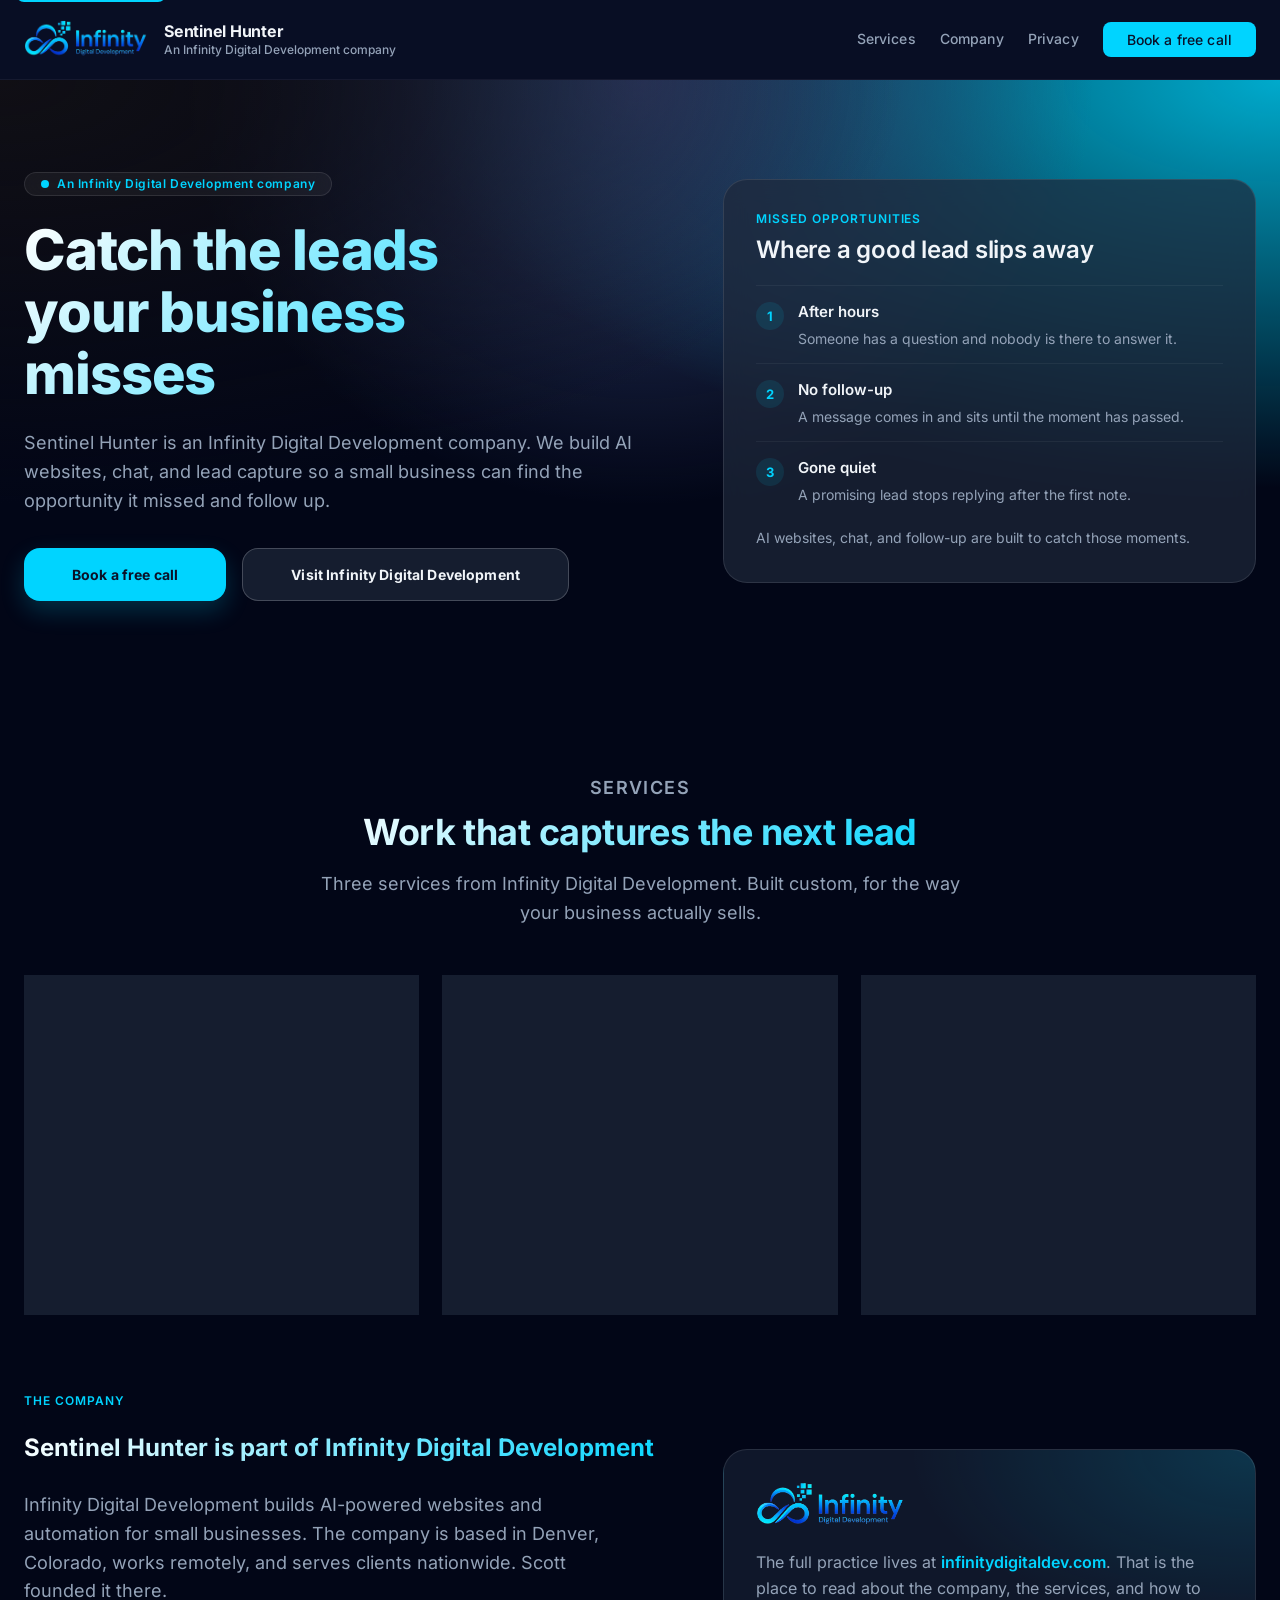
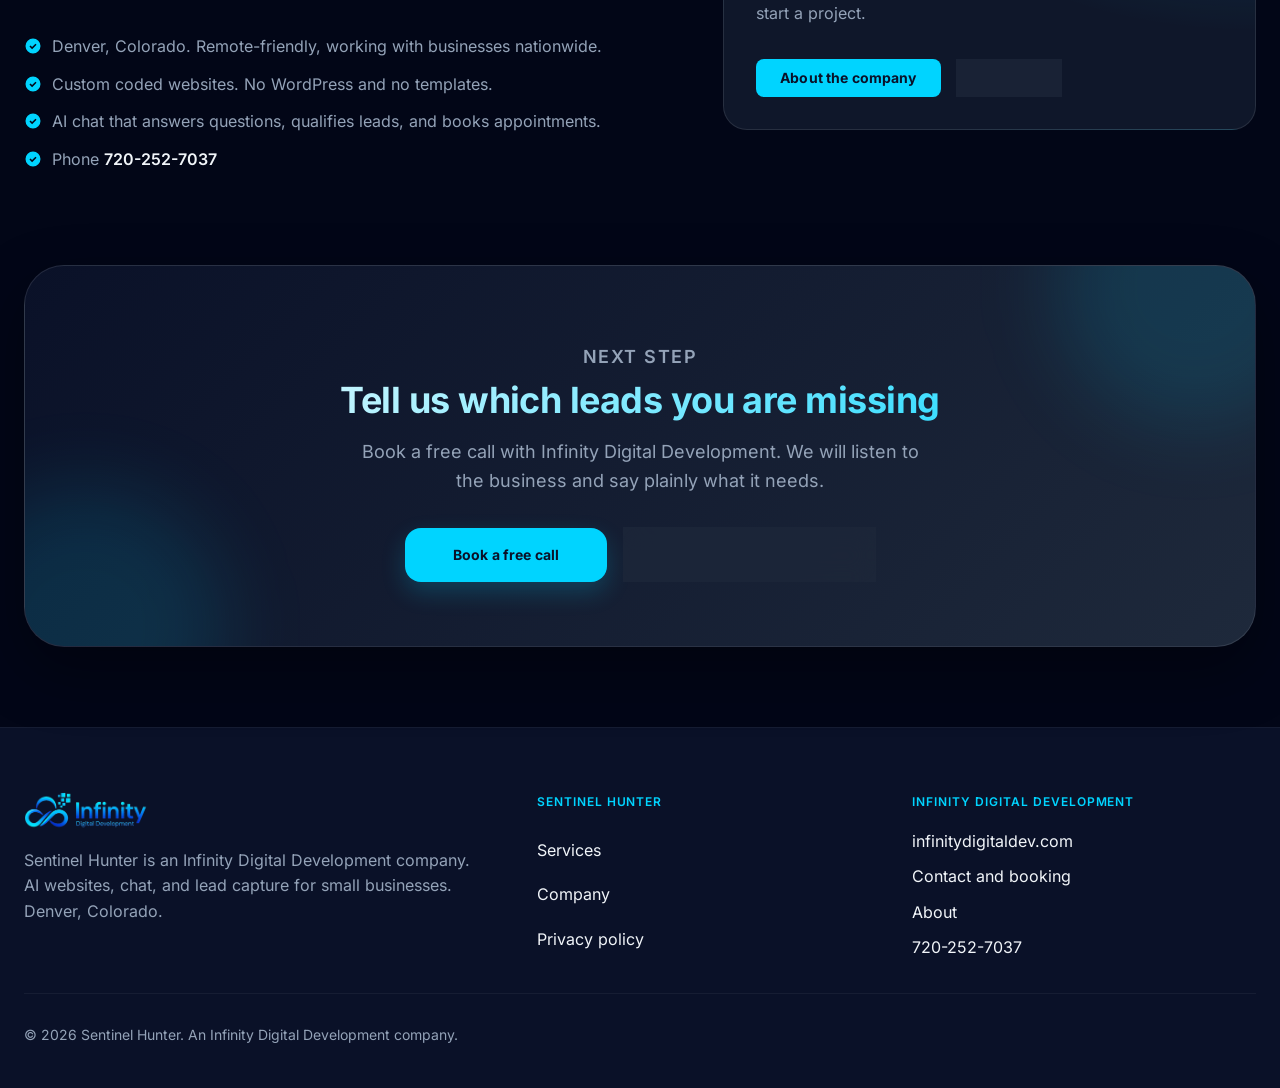
<file: index.html>
<!DOCTYPE html>
<html lang="en">
<head>
  <meta charset="utf-8">
  <meta name="viewport" content="width=device-width, initial-scale=1">
  <title>Sentinel Hunter | An Infinity Digital Development Company</title>
  <meta name="description" content="Sentinel Hunter is an Infinity Digital Development company. AI websites, chat, and lead capture for small businesses that miss leads.">
  <link rel="canonical" href="https://sentinelhunter.co/">
  <meta name="theme-color" content="#020617">
  <meta property="og:type" content="website">
  <meta property="og:site_name" content="Sentinel Hunter">
  <meta property="og:locale" content="en_US">
  <meta property="og:title" content="Sentinel Hunter | An Infinity Digital Development Company">
  <meta property="og:description" content="Sentinel Hunter is an Infinity Digital Development company. AI websites, chat, and lead capture for small businesses that miss leads.">
  <meta property="og:url" content="https://sentinelhunter.co/">
  <meta property="og:image" content="https://sentinelhunter.co/images/og.png">
  <meta property="og:image:width" content="1200">
  <meta property="og:image:height" content="630">
  <meta property="og:image:alt" content="Sentinel Hunter, an Infinity Digital Development company">
  <meta name="twitter:card" content="summary_large_image">
  <meta name="twitter:title" content="Sentinel Hunter | An Infinity Digital Development Company">
  <meta name="twitter:description" content="Sentinel Hunter is an Infinity Digital Development company. AI websites, chat, and lead capture for small businesses that miss leads.">
  <meta name="twitter:image" content="https://sentinelhunter.co/images/og.png">
  <link rel="icon" href="favicon.ico" sizes="32x32">
  <link rel="apple-touch-icon" href="apple-touch-icon.png">
  <link rel="stylesheet" href="styles.css">
  <script type="application/ld+json">
  {
    "@context": "https://schema.org",
    "@type": "Organization",
    "name": "Sentinel Hunter",
    "url": "https://sentinelhunter.co/",
    "logo": "https://sentinelhunter.co/images/logo.png",
    "description": "Sentinel Hunter is an Infinity Digital Development company. AI websites, chat, and lead capture for small businesses.",
    "telephone": "+1-720-252-7037",
    "parentOrganization": {
      "@type": "Organization",
      "name": "Infinity Digital Development",
      "url": "https://infinitydigitaldev.com/"
    },
    "address": {
      "@type": "PostalAddress",
      "addressLocality": "Denver",
      "addressRegion": "CO",
      "addressCountry": "US"
    }
  }
  </script>
</head>
<body>
  <a class="skip-link" href="#content">Skip to content</a>
  <header class="site-header">
    <div class="wrap header-bar">
      <a class="brand" href="index.html">
        <img src="images/logo.png" width="560" height="175" alt="Infinity Digital Development">
        <span>
          <span class="brand-name">Sentinel Hunter</span>
          <span class="brand-sub">An Infinity Digital Development company</span>
        </span>
      </a>
      <button class="nav-toggle" type="button" aria-expanded="false" aria-controls="site-nav">
        <span class="sr-only">Menu</span>
        <svg class="icon-menu" width="20" height="20" viewBox="0 0 24 24" fill="none" stroke="currentColor" stroke-width="2" stroke-linecap="round" aria-hidden="true"><path d="M4 7h16M4 12h16M4 17h16"></path></svg>
        <svg class="icon-close" width="20" height="20" viewBox="0 0 24 24" fill="none" stroke="currentColor" stroke-width="2" stroke-linecap="round" aria-hidden="true"><path d="M6 6l12 12M18 6L6 18"></path></svg>
      </button>
      <nav class="nav" id="site-nav" aria-label="Primary">
        <a href="#services">Services</a>
        <a href="#company">Company</a>
        <a href="privacy.html">Privacy</a>
        <a class="btn btn-sm" href="https://infinitydigitaldev.com/contact">Book a free call</a>
      </nav>
    </div>
  </header>

  <main id="content">
    <section class="hero">
      <div class="wrap hero-grid">
        <div>
          <p class="badge"><span class="dot" aria-hidden="true"></span> An Infinity Digital Development company</p>
          <h1 class="text-gradient">Catch the leads your business misses</h1>
          <p class="lede">Sentinel Hunter is an Infinity Digital Development company. We build AI websites, chat, and lead capture so a small business can find the opportunity it missed and follow up.</p>
          <div class="actions">
            <a class="btn" href="https://infinitydigitaldev.com/contact">Book a free call</a>
            <a class="btn btn-ghost" href="https://infinitydigitaldev.com">Visit Infinity Digital Development</a>
          </div>
        </div>
        <aside class="panel">
          <p class="eyebrow">Missed opportunities</p>
          <h2>Where a good lead slips away</h2>
          <div class="moment">
            <span class="moment-num">1</span>
            <strong>After hours</strong>
            <p>Someone has a question and nobody is there to answer it.</p>
          </div>
          <div class="moment">
            <span class="moment-num">2</span>
            <strong>No follow-up</strong>
            <p>A message comes in and sits until the moment has passed.</p>
          </div>
          <div class="moment">
            <span class="moment-num">3</span>
            <strong>Gone quiet</strong>
            <p>A promising lead stops replying after the first note.</p>
          </div>
          <p class="panel-note">AI websites, chat, and follow-up are built to catch those moments.</p>
        </aside>
      </div>
    </section>

    <section class="section" id="services">
      <div class="wrap">
        <div class="section-head center">
          <p class="eyebrow">Services</p>
          <h2 class="text-gradient">Work that captures the next lead</h2>
          <p>Three services from Infinity Digital Development. Built custom, for the way your business actually sells.</p>
        </div>
        <div class="cards">
          <article class="card">
            <div class="icon" aria-hidden="true">
              <svg width="28" height="28" viewBox="0 0 24 24" fill="none" stroke="currentColor" stroke-width="1.75" stroke-linecap="round" stroke-linejoin="round">
                <rect x="3" y="4" width="18" height="14" rx="2"></rect>
                <path d="M8 21h8M12 18v3"></path>
              </svg>
            </div>
            <h3>AI websites</h3>
            <p>Custom coded sites with an AI chat agent built in. The site answers questions, qualifies the lead, and can book the next conversation.</p>
            <a class="card-link" href="https://infinitydigitaldev.com/ai-websites">See AI websites
              <svg width="16" height="16" viewBox="0 0 24 24" fill="none" stroke="currentColor" stroke-width="2" stroke-linecap="round" stroke-linejoin="round" aria-hidden="true"><path d="M5 12h14M13 6l6 6-6 6"></path></svg>
            </a>
          </article>
          <article class="card">
            <div class="icon" aria-hidden="true">
              <svg width="28" height="28" viewBox="0 0 24 24" fill="none" stroke="currentColor" stroke-width="1.75" stroke-linecap="round" stroke-linejoin="round">
                <path d="M21 12a8 8 0 0 1-8 8H7l-4 3V12a8 8 0 1 1 18 0z"></path>
              </svg>
            </div>
            <h3>AI chat and automation</h3>
            <p>Chat, pipelines, and follow-up sequences that keep a conversation moving after the first visit, so a lead does not go quiet.</p>
            <a class="card-link" href="https://infinitydigitaldev.com/crm-automation">See CRM and automation
              <svg width="16" height="16" viewBox="0 0 24 24" fill="none" stroke="currentColor" stroke-width="2" stroke-linecap="round" stroke-linejoin="round" aria-hidden="true"><path d="M5 12h14M13 6l6 6-6 6"></path></svg>
            </a>
          </article>
          <article class="card">
            <div class="icon" aria-hidden="true">
              <svg width="28" height="28" viewBox="0 0 24 24" fill="none" stroke="currentColor" stroke-width="1.75" stroke-linecap="round" stroke-linejoin="round">
                <circle cx="12" cy="12" r="8"></circle>
                <circle cx="12" cy="12" r="3"></circle>
                <path d="M12 2v2M12 20v2M2 12h2M20 12h2"></path>
              </svg>
            </div>
            <h3>Lead capture</h3>
            <p>Forms, chat, and booking paths that collect the opportunity while it is still warm, then hand it to a person who can respond.</p>
            <a class="card-link" href="https://infinitydigitaldev.com/contact">Talk about lead capture
              <svg width="16" height="16" viewBox="0 0 24 24" fill="none" stroke="currentColor" stroke-width="2" stroke-linecap="round" stroke-linejoin="round" aria-hidden="true"><path d="M5 12h14M13 6l6 6-6 6"></path></svg>
            </a>
          </article>
        </div>
      </div>
    </section>

    <section class="section section-follow" id="company">
      <div class="wrap split">
        <div>
          <p class="eyebrow">The company</p>
          <h2 class="text-gradient">Sentinel Hunter is part of Infinity Digital Development</h2>
          <p class="lede">Infinity Digital Development builds AI-powered websites and automation for small businesses. The company is based in Denver, Colorado, works remotely, and serves clients nationwide. Scott founded it there.</p>
          <ul class="facts">
            <li>
              <svg width="18" height="18" viewBox="0 0 24 24" fill="currentColor" aria-hidden="true"><path d="M12 2a10 10 0 1 0 0 20 10 10 0 0 0 0-20zm-1.2 14.2-3.5-3.5 1.4-1.4 2.1 2.1 4.5-4.5 1.4 1.4-5.9 5.9z"></path></svg>
              <span>Denver, Colorado. Remote-friendly, working with businesses nationwide.</span>
            </li>
            <li>
              <svg width="18" height="18" viewBox="0 0 24 24" fill="currentColor" aria-hidden="true"><path d="M12 2a10 10 0 1 0 0 20 10 10 0 0 0 0-20zm-1.2 14.2-3.5-3.5 1.4-1.4 2.1 2.1 4.5-4.5 1.4 1.4-5.9 5.9z"></path></svg>
              <span>Custom coded websites. No WordPress and no templates.</span>
            </li>
            <li>
              <svg width="18" height="18" viewBox="0 0 24 24" fill="currentColor" aria-hidden="true"><path d="M12 2a10 10 0 1 0 0 20 10 10 0 0 0 0-20zm-1.2 14.2-3.5-3.5 1.4-1.4 2.1 2.1 4.5-4.5 1.4 1.4-5.9 5.9z"></path></svg>
              <span>AI chat that answers questions, qualifies leads, and books appointments.</span>
            </li>
            <li>
              <svg width="18" height="18" viewBox="0 0 24 24" fill="currentColor" aria-hidden="true"><path d="M12 2a10 10 0 1 0 0 20 10 10 0 0 0 0-20zm-1.2 14.2-3.5-3.5 1.4-1.4 2.1 2.1 4.5-4.5 1.4 1.4-5.9 5.9z"></path></svg>
              <span>Phone <a href="tel:+17202527037">720-252-7037</a></span>
            </li>
          </ul>
        </div>
        <aside class="company-card">
          <img src="images/logo.png" width="560" height="175" alt="Infinity Digital Development">
          <p>The full practice lives at <a href="https://infinitydigitaldev.com">infinitydigitaldev.com</a>. That is the place to read about the company, the services, and how to start a project.</p>
          <div class="actions">
            <a class="btn btn-sm" href="https://infinitydigitaldev.com/about">About the company</a>
            <a class="btn btn-sm btn-ghost" href="https://infinitydigitaldev.com/contact">Contact</a>
          </div>
        </aside>
      </div>
    </section>

    <div class="cta-wrap">
      <div class="wrap">
        <section class="cta" aria-labelledby="cta-title">
          <p class="eyebrow">Next step</p>
          <h2 id="cta-title" class="text-gradient">Tell us which leads you are missing</h2>
          <p>Book a free call with Infinity Digital Development. We will listen to the business and say plainly what it needs.</p>
          <div class="actions">
            <a class="btn" href="https://infinitydigitaldev.com/contact">Book a free call</a>
            <a class="btn btn-ghost" href="https://infinitydigitaldev.com">infinitydigitaldev.com</a>
          </div>
        </section>
      </div>
    </div>
  </main>

  <footer class="site-footer">
    <div class="wrap footer-grid">
      <div class="footer-brand">
        <img src="images/logo.png" width="560" height="175" alt="Infinity Digital Development">
        <p>Sentinel Hunter is an Infinity Digital Development company. AI websites, chat, and lead capture for small businesses. Denver, Colorado.</p>
      </div>
      <nav class="footer-links" aria-label="On this site">
        <h2>Sentinel Hunter</h2>
        <a href="#services">Services</a>
        <a href="#company">Company</a>
        <a href="privacy.html">Privacy policy</a>
      </nav>
      <nav class="footer-links" aria-label="Infinity Digital Development">
        <h2>Infinity Digital Development</h2>
        <a href="https://infinitydigitaldev.com">infinitydigitaldev.com</a>
        <a href="https://infinitydigitaldev.com/contact">Contact and booking</a>
        <a href="https://infinitydigitaldev.com/about">About</a>
        <a href="tel:+17202527037">720-252-7037</a>
      </nav>
    </div>
    <div class="wrap footer-meta">
      <p>© 2026 Sentinel Hunter. An Infinity Digital Development company.</p>
    </div>
  </footer>
  <script>
    (function () {
      var toggle = document.querySelector(".nav-toggle");
      var nav = document.getElementById("site-nav");
      if (!toggle || !nav) return;
      toggle.addEventListener("click", function () {
        var open = toggle.getAttribute("aria-expanded") === "true";
        toggle.setAttribute("aria-expanded", String(!open));
        nav.classList.toggle("is-open", !open);
      });
      nav.querySelectorAll("a").forEach(function (link) {
        link.addEventListener("click", function () {
          toggle.setAttribute("aria-expanded", "false");
          nav.classList.remove("is-open");
        });
      });
    })();
  </script>
</body>
</html>
</file>
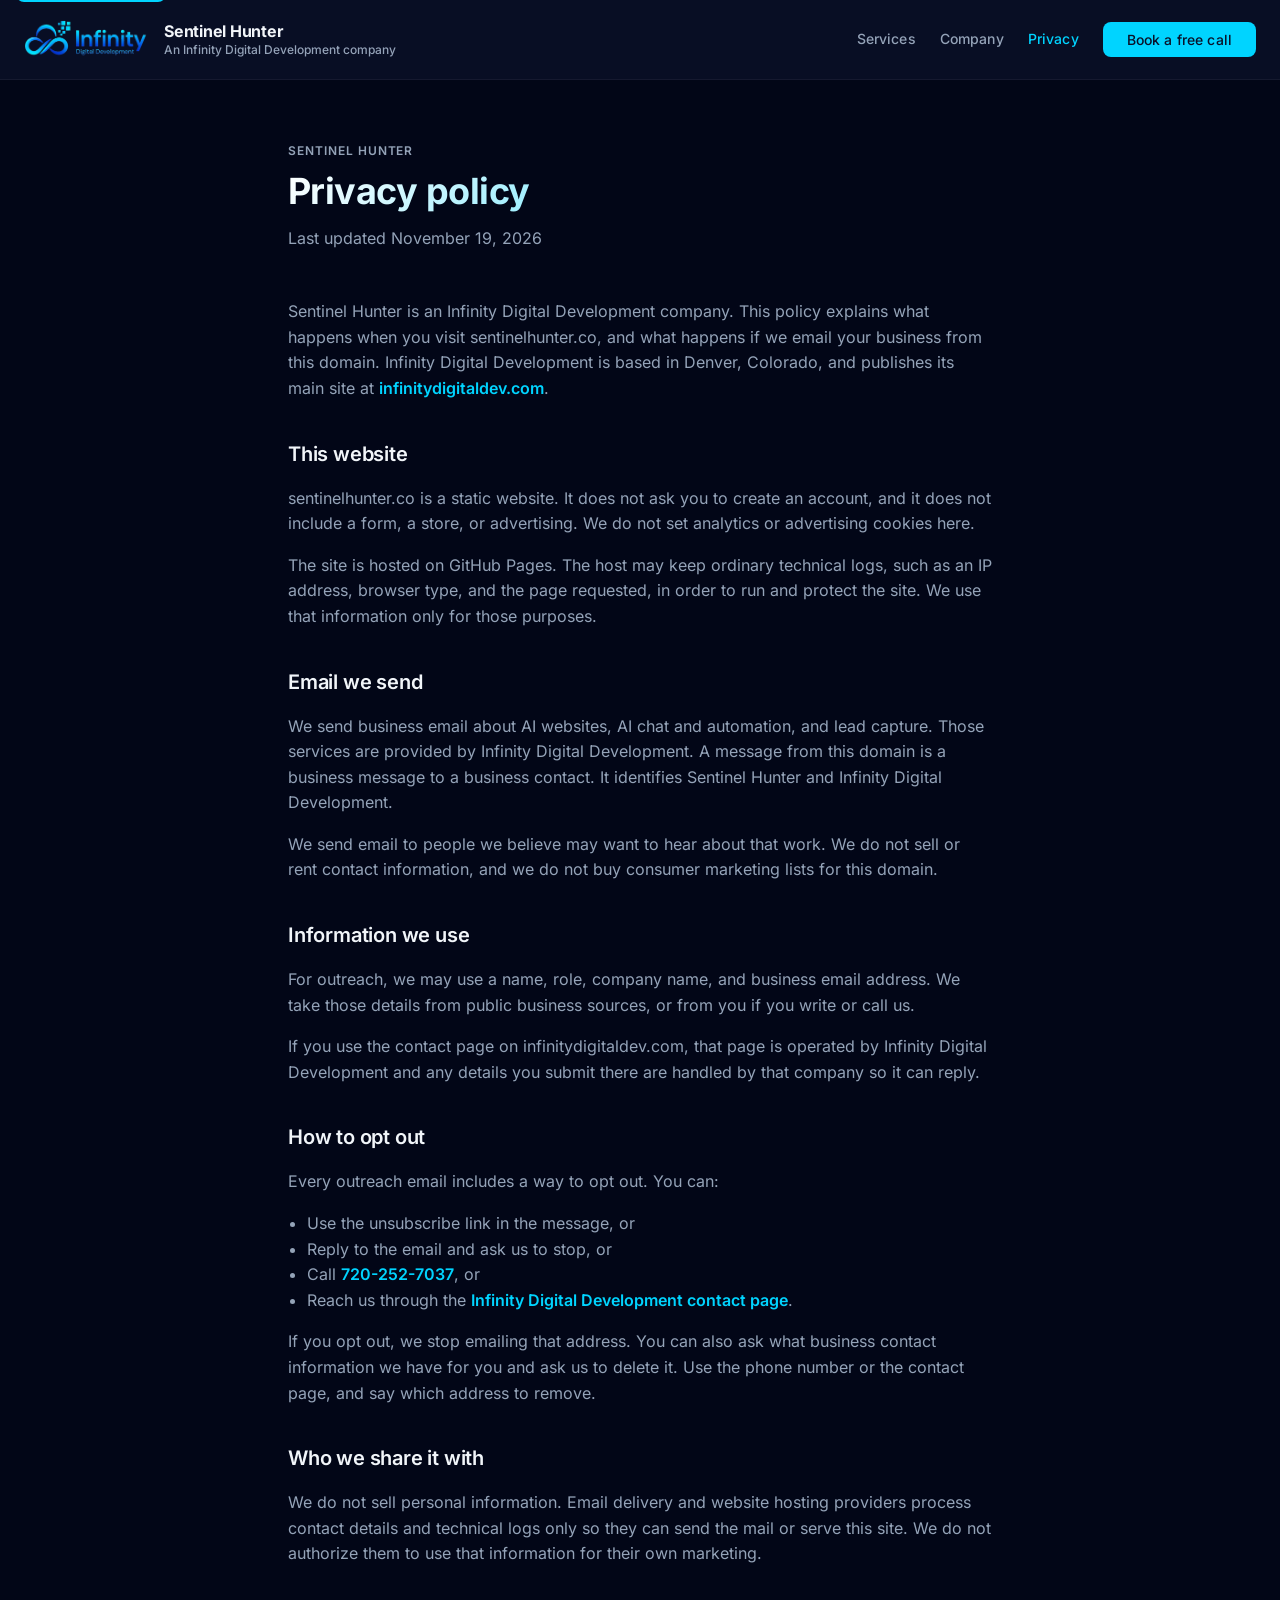
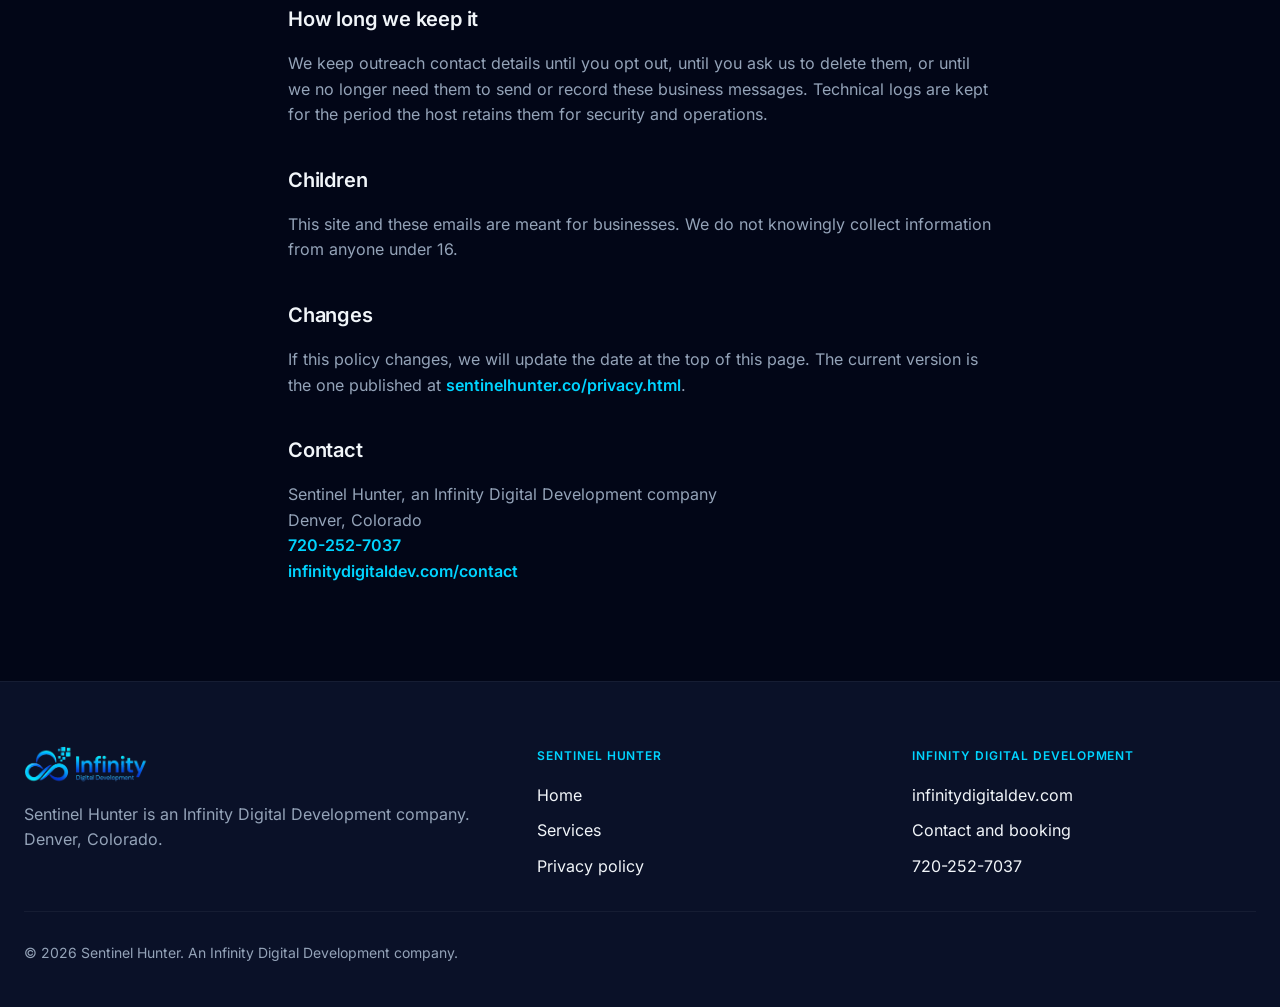
<file: privacy.html>
<!DOCTYPE html>
<html lang="en">
<head>
  <meta charset="utf-8">
  <meta name="viewport" content="width=device-width, initial-scale=1">
  <title>Privacy Policy | Sentinel Hunter</title>
  <meta name="description" content="How Sentinel Hunter, an Infinity Digital Development company, handles this website and business email outreach, and how to opt out.">
  <link rel="canonical" href="https://sentinelhunter.co/privacy.html">
  <meta name="theme-color" content="#020617">
  <meta property="og:type" content="website">
  <meta property="og:site_name" content="Sentinel Hunter">
  <meta property="og:locale" content="en_US">
  <meta property="og:title" content="Privacy Policy | Sentinel Hunter">
  <meta property="og:description" content="How Sentinel Hunter, an Infinity Digital Development company, handles this website and business email outreach, and how to opt out.">
  <meta property="og:url" content="https://sentinelhunter.co/privacy.html">
  <meta property="og:image" content="https://sentinelhunter.co/images/og.png">
  <meta property="og:image:width" content="1200">
  <meta property="og:image:height" content="630">
  <meta name="twitter:card" content="summary_large_image">
  <meta name="twitter:title" content="Privacy Policy | Sentinel Hunter">
  <meta name="twitter:description" content="How Sentinel Hunter handles this website and business email outreach, and how to opt out.">
  <meta name="twitter:image" content="https://sentinelhunter.co/images/og.png">
  <link rel="icon" href="favicon.ico" sizes="32x32">
  <link rel="apple-touch-icon" href="apple-touch-icon.png">
  <link rel="stylesheet" href="styles.css">
</head>
<body>
  <a class="skip-link" href="#content">Skip to content</a>
  <header class="site-header">
    <div class="wrap header-bar">
      <a class="brand" href="index.html">
        <img src="images/logo.png" width="560" height="175" alt="Infinity Digital Development">
        <span>
          <span class="brand-name">Sentinel Hunter</span>
          <span class="brand-sub">An Infinity Digital Development company</span>
        </span>
      </a>
      <button class="nav-toggle" type="button" aria-expanded="false" aria-controls="site-nav">
        <span class="sr-only">Menu</span>
        <svg class="icon-menu" width="20" height="20" viewBox="0 0 24 24" fill="none" stroke="currentColor" stroke-width="2" stroke-linecap="round" aria-hidden="true"><path d="M4 7h16M4 12h16M4 17h16"></path></svg>
        <svg class="icon-close" width="20" height="20" viewBox="0 0 24 24" fill="none" stroke="currentColor" stroke-width="2" stroke-linecap="round" aria-hidden="true"><path d="M6 6l12 12M18 6L6 18"></path></svg>
      </button>
      <nav class="nav" id="site-nav" aria-label="Primary">
        <a href="index.html#services">Services</a>
        <a href="index.html#company">Company</a>
        <a href="privacy.html" aria-current="page">Privacy</a>
        <a class="btn btn-sm" href="https://infinitydigitaldev.com/contact">Book a free call</a>
      </nav>
    </div>
  </header>

  <main id="content">
    <article class="wrap prose">
      <header class="page-hero">
        <p class="eyebrow">Sentinel Hunter</p>
        <h1 class="text-gradient">Privacy policy</h1>
        <p class="updated">Last updated November 19, 2026</p>
      </header>

      <p>Sentinel Hunter is an Infinity Digital Development company. This policy explains what happens when you visit sentinelhunter.co, and what happens if we email your business from this domain. Infinity Digital Development is based in Denver, Colorado, and publishes its main site at <a href="https://infinitydigitaldev.com">infinitydigitaldev.com</a>.</p>

      <h2>This website</h2>
      <p>sentinelhunter.co is a static website. It does not ask you to create an account, and it does not include a form, a store, or advertising. We do not set analytics or advertising cookies here.</p>
      <p>The site is hosted on GitHub Pages. The host may keep ordinary technical logs, such as an IP address, browser type, and the page requested, in order to run and protect the site. We use that information only for those purposes.</p>

      <h2>Email we send</h2>
      <p>We send business email about AI websites, AI chat and automation, and lead capture. Those services are provided by Infinity Digital Development. A message from this domain is a business message to a business contact. It identifies Sentinel Hunter and Infinity Digital Development.</p>
      <p>We send email to people we believe may want to hear about that work. We do not sell or rent contact information, and we do not buy consumer marketing lists for this domain.</p>

      <h2>Information we use</h2>
      <p>For outreach, we may use a name, role, company name, and business email address. We take those details from public business sources, or from you if you write or call us.</p>
      <p>If you use the contact page on infinitydigitaldev.com, that page is operated by Infinity Digital Development and any details you submit there are handled by that company so it can reply.</p>

      <h2>How to opt out</h2>
      <p>Every outreach email includes a way to opt out. You can:</p>
      <ul>
        <li>Use the unsubscribe link in the message, or</li>
        <li>Reply to the email and ask us to stop, or</li>
        <li>Call <a href="tel:+17202527037">720-252-7037</a>, or</li>
        <li>Reach us through the <a href="https://infinitydigitaldev.com/contact">Infinity Digital Development contact page</a>.</li>
      </ul>
      <p>If you opt out, we stop emailing that address. You can also ask what business contact information we have for you and ask us to delete it. Use the phone number or the contact page, and say which address to remove.</p>

      <h2>Who we share it with</h2>
      <p>We do not sell personal information. Email delivery and website hosting providers process contact details and technical logs only so they can send the mail or serve this site. We do not authorize them to use that information for their own marketing.</p>

      <h2>How long we keep it</h2>
      <p>We keep outreach contact details until you opt out, until you ask us to delete them, or until we no longer need them to send or record these business messages. Technical logs are kept for the period the host retains them for security and operations.</p>

      <h2>Children</h2>
      <p>This site and these emails are meant for businesses. We do not knowingly collect information from anyone under 16.</p>

      <h2>Changes</h2>
      <p>If this policy changes, we will update the date at the top of this page. The current version is the one published at <a href="https://sentinelhunter.co/privacy.html">sentinelhunter.co/privacy.html</a>.</p>

      <h2>Contact</h2>
      <p>Sentinel Hunter, an Infinity Digital Development company<br>
      Denver, Colorado<br>
      <a href="tel:+17202527037">720-252-7037</a><br>
      <a href="https://infinitydigitaldev.com/contact">infinitydigitaldev.com/contact</a></p>
    </article>
  </main>

  <footer class="site-footer">
    <div class="wrap footer-grid">
      <div class="footer-brand">
        <img src="images/logo.png" width="560" height="175" alt="Infinity Digital Development">
        <p>Sentinel Hunter is an Infinity Digital Development company. Denver, Colorado.</p>
      </div>
      <nav class="footer-links" aria-label="On this site">
        <h2>Sentinel Hunter</h2>
        <a href="index.html">Home</a>
        <a href="index.html#services">Services</a>
        <a href="privacy.html" aria-current="page">Privacy policy</a>
      </nav>
      <nav class="footer-links" aria-label="Infinity Digital Development">
        <h2>Infinity Digital Development</h2>
        <a href="https://infinitydigitaldev.com">infinitydigitaldev.com</a>
        <a href="https://infinitydigitaldev.com/contact">Contact and booking</a>
        <a href="tel:+17202527037">720-252-7037</a>
      </nav>
    </div>
    <div class="wrap footer-meta">
      <p>© 2026 Sentinel Hunter. An Infinity Digital Development company.</p>
    </div>
  </footer>
  <script>
    (function () {
      var toggle = document.querySelector(".nav-toggle");
      var nav = document.getElementById("site-nav");
      if (!toggle || !nav) return;
      toggle.addEventListener("click", function () {
        var open = toggle.getAttribute("aria-expanded") === "true";
        toggle.setAttribute("aria-expanded", String(!open));
        nav.classList.toggle("is-open", !open);
      });
      nav.querySelectorAll("a").forEach(function (link) {
        link.addEventListener("click", function () {
          toggle.setAttribute("aria-expanded", "false");
          nav.classList.remove("is-open");
        });
      });
    })();
  </script>
</body>
</html>
</file>
<file: styles.css>
@font-face {
  font-family: Inter;
  font-style: normal;
  font-weight: 400 800;
  font-display: swap;
  src: url("fonts/inter-latin.woff2") format("woff2");
  unicode-range: U+0000-00FF, U+0131, U+0152-0153, U+02BB-02BC, U+02C6, U+02DA, U+02DC, U+0304, U+0308, U+0329, U+2000-206F, U+20AC, U+2122, U+2191, U+2193, U+2212, U+2215, U+FEFF, U+FFFD;
}

:root {
  --primary: #0a1128;
  --secondary: #00d4ff;
  --tertiary: #12c2e9;
  --bg: #020617;
  --surface: #0f172a;
  --surface-variant: #1e293b;
  --outline: #334155;
  --on: #f1f5f9;
  --muted: #94a3b8;
  --white-05: rgba(255, 255, 255, 0.05);
  --white-10: rgba(255, 255, 255, 0.1);
  --white-20: rgba(255, 255, 255, 0.2);
  --header-h: 80px;
  --max: 80rem;
  --gutter: 24px;
}

*,
*::before,
*::after {
  box-sizing: border-box;
}

html {
  scroll-behavior: smooth;
}

body {
  margin: 0;
  min-height: 100vh;
  font-family: Inter, system-ui, sans-serif;
  font-size: 16px;
  line-height: 1.6;
  background: var(--bg);
  color: var(--on);
  color-scheme: dark;
}

img {
  max-width: 100%;
  height: auto;
  display: block;
}

a {
  color: inherit;
  text-decoration: none;
}

button,
input,
summary {
  font: inherit;
}

:focus-visible {
  outline: 2px solid var(--secondary);
  outline-offset: 3px;
}

.sr-only {
  position: absolute;
  width: 1px;
  height: 1px;
  padding: 0;
  margin: -1px;
  overflow: hidden;
  clip: rect(0, 0, 0, 0);
  white-space: nowrap;
  border: 0;
}

.skip-link {
  position: absolute;
  left: 16px;
  top: -40px;
  z-index: 100;
  background: var(--secondary);
  color: var(--primary);
  font-weight: 700;
  padding: 8px 16px;
  border-radius: 0.5rem;
}

.skip-link:focus {
  top: 12px;
}

.wrap {
  width: min(var(--max), calc(100% - var(--gutter) * 2));
  margin-inline: auto;
}

.text-gradient {
  background: linear-gradient(135deg, #fff 0%, #00d4ff 100%);
  -webkit-background-clip: text;
  background-clip: text;
  color: transparent;
}

.eyebrow {
  margin: 0;
  color: var(--secondary);
  font-size: 12px;
  font-weight: 600;
  letter-spacing: 0.08em;
  line-height: 1.2;
  text-transform: uppercase;
}

.site-header {
  position: sticky;
  top: 0;
  z-index: 50;
  height: var(--header-h);
  background: rgba(10, 17, 40, 0.8);
  border-bottom: 1px solid var(--white-05);
  backdrop-filter: blur(24px);
}

.header-bar {
  height: 100%;
  display: flex;
  align-items: center;
  justify-content: space-between;
  gap: 16px;
}

.brand {
  display: flex;
  align-items: center;
  gap: 12px;
  min-width: 0;
}

.brand img {
  height: 40px;
  width: auto;
}

.brand-name {
  display: block;
  font-size: 16px;
  font-weight: 700;
  letter-spacing: -0.015em;
  line-height: 1.2;
  white-space: nowrap;
}

.brand-sub {
  display: block;
  margin-top: 2px;
  color: var(--muted);
  font-size: 12px;
  font-weight: 500;
  line-height: 1.2;
  white-space: nowrap;
}

.nav-toggle {
  display: none;
  width: 44px;
  height: 44px;
  padding: 0;
  border: 1px solid var(--white-10);
  border-radius: 0.5rem;
  background: transparent;
  color: var(--on);
  align-items: center;
  justify-content: center;
  cursor: pointer;
}

.nav-toggle svg {
  display: block;
}

.nav-toggle .icon-close {
  display: none;
}

.nav-toggle[aria-expanded="true"] .icon-menu {
  display: none;
}

.nav-toggle[aria-expanded="true"] .icon-close {
  display: block;
}

.nav {
  display: flex;
  align-items: center;
  gap: 24px;
}

.nav a {
  color: var(--muted);
  font-size: 14px;
  font-weight: 500;
  letter-spacing: 0.01em;
  transition: color 0.2s ease;
}

.nav a:hover,
.nav a[aria-current="page"] {
  color: var(--secondary);
}

.btn {
  display: inline-flex;
  align-items: center;
  justify-content: center;
  gap: 8px;
  border: 0;
  border-radius: 1rem;
  background: var(--secondary);
  color: var(--primary);
  font-size: 14px;
  font-weight: 700;
  letter-spacing: 0.01em;
  line-height: 1.4;
  padding: 16px 48px;
  box-shadow: 0 10px 24px rgba(0, 212, 255, 0.2);
  transition: transform 0.2s ease, box-shadow 0.2s ease, background 0.2s ease;
}

.btn:hover {
  transform: translateY(-1px) scale(1.02);
  box-shadow: 0 0 20px rgba(0, 212, 255, 0.4);
}

.btn-sm {
  border-radius: 0.5rem;
  padding: 8px 24px;
  box-shadow: none;
}

.nav .btn {
  color: var(--primary);
}

.btn-ghost {
  background: rgba(30, 41, 59, 0.7);
  color: var(--on);
  border: 1px solid var(--white-20);
  box-shadow: none;
  backdrop-filter: blur(12px);
}

.btn-ghost:hover {
  background: rgba(255, 255, 255, 0.1);
  box-shadow: none;
}

.hero {
  position: relative;
  overflow: hidden;
  background:
    radial-gradient(at 0% 0%, hsl(253 16% 7%) 0, transparent 50%),
    radial-gradient(at 50% 0%, hsl(225 39% 30%) 0, transparent 50%),
    radial-gradient(at 100% 0%, hsl(190 100% 40%) 0, transparent 48%),
    var(--bg);
}

.hero-grid {
  position: relative;
  z-index: 1;
  display: grid;
  gap: 48px;
  align-items: center;
  padding: 80px 0;
}

.badge {
  display: inline-flex;
  align-items: center;
  gap: 8px;
  margin-bottom: 24px;
  padding: 4px 16px;
  border: 1px solid var(--white-10);
  border-radius: 999px;
  background: var(--white-05);
  color: var(--secondary);
  font-size: 12px;
  font-weight: 600;
  letter-spacing: 0.05em;
  line-height: 1.2;
  backdrop-filter: blur(12px);
}

.dot {
  width: 8px;
  height: 8px;
  border-radius: 999px;
  background: var(--secondary);
  box-shadow: 0 0 0 0 rgba(0, 212, 255, 0.6);
  animation: pulse 2.4s ease-out infinite;
}

@keyframes pulse {
  70% {
    box-shadow: 0 0 0 8px rgba(0, 212, 255, 0);
  }
}

.hero h1 {
  margin: 0;
  max-width: 14ch;
  font-size: clamp(36px, 5vw, 56px);
  font-weight: 800;
  line-height: 1.1;
  letter-spacing: -0.02em;
}

.lede {
  max-width: 38rem;
  margin: 24px 0 0;
  color: var(--muted);
  font-size: 18px;
  line-height: 1.6;
}

.actions {
  display: flex;
  flex-wrap: wrap;
  gap: 16px;
  margin-top: 32px;
}

.panel {
  background: rgba(30, 41, 59, 0.7);
  border: 1px solid var(--white-10);
  border-radius: 1.5rem;
  padding: 32px;
  backdrop-filter: blur(12px);
}

.panel h2 {
  margin: 8px 0 20px;
  font-size: 24px;
  font-weight: 600;
  letter-spacing: -0.01em;
  line-height: 1.3;
}

.moment {
  display: grid;
  grid-template-columns: auto 1fr;
  gap: 4px 14px;
  padding: 14px 0;
  border-top: 1px solid var(--white-05);
}

.moment strong {
  font-size: 15px;
  font-weight: 600;
}

.moment p {
  grid-column: 2;
  margin: 0;
  color: var(--muted);
  font-size: 14px;
  line-height: 1.5;
}

.moment-num {
  grid-row: span 2;
  width: 28px;
  height: 28px;
  margin-top: 2px;
  border-radius: 999px;
  background: rgba(0, 212, 255, 0.1);
  color: var(--secondary);
  font-size: 13px;
  font-weight: 700;
  display: grid;
  place-items: center;
}

.panel-note {
  margin: 8px 0 0;
  color: var(--muted);
  font-size: 14px;
}

.section {
  padding: 80px 0;
}

.section-head {
  max-width: 40rem;
  margin-bottom: 48px;
}

.section-head h2,
.cta h2,
.prose h1 {
  margin: 12px 0 0;
  font-size: clamp(28px, 4vw, 36px);
  font-weight: 700;
  letter-spacing: -0.015em;
  line-height: 1.2;
}

.section-head p,
.cta p {
  margin: 16px 0 0;
  color: var(--muted);
  font-size: 18px;
}

.center {
  text-align: center;
  margin-inline: auto;
}

.cards {
  display: grid;
  gap: 24px;
}

.card {
  position: relative;
  overflow: hidden;
  display: flex;
  flex-direction: column;
  padding: 32px;
  border-radius: 1.5rem;
  background: rgba(30, 41, 59, 0.7);
  border: 1px solid var(--white-10);
  backdrop-filter: blur(12px);
  transition: border-color 0.2s ease;
}

.card:hover {
  border-color: var(--secondary);
}

.icon {
  width: 64px;
  height: 64px;
  margin-bottom: 24px;
  border-radius: 1rem;
  background: rgba(0, 212, 255, 0.1);
  color: var(--secondary);
  display: grid;
  place-items: center;
}

.card h3 {
  margin: 0 0 12px;
  font-size: 20px;
  font-weight: 600;
  letter-spacing: -0.01em;
  line-height: 1.4;
}

.card p {
  margin: 0;
  color: var(--muted);
}

.card-link {
  display: inline-flex;
  align-items: center;
  gap: 6px;
  margin-top: auto;
  padding-top: 20px;
  color: var(--secondary);
  font-size: 14px;
  font-weight: 600;
}

.card-link svg {
  transition: transform 0.2s ease;
}

.card:hover .card-link svg {
  transform: translateX(3px);
}

.split {
  display: grid;
  gap: 48px;
  align-items: center;
}

.facts {
  list-style: none;
  margin: 28px 0 0;
  padding: 0;
}

.facts li {
  display: flex;
  gap: 10px;
  align-items: flex-start;
  margin: 0 0 12px;
  color: var(--muted);
}

.facts svg {
  flex: 0 0 auto;
  margin-top: 3px;
  color: var(--secondary);
}

.facts a {
  color: var(--on);
  font-weight: 600;
}

.facts a:hover {
  color: var(--secondary);
}

.company-card {
  padding: 32px;
  border-radius: 1.5rem;
  border: 1px solid var(--white-10);
  background:
    radial-gradient(at 100% 0%, rgba(0, 212, 255, 0.16), transparent 46%),
    var(--surface);
}

.company-card img {
  height: 48px;
  width: auto;
  margin-bottom: 20px;
}

.company-card p {
  margin: 0;
  color: var(--muted);
}

.company-card a:not(.btn) {
  color: var(--secondary);
  font-weight: 600;
}

.company-card .btn {
  color: var(--primary);
}

.company-card .btn-ghost {
  color: var(--on);
}

.cta-wrap {
  padding-bottom: 80px;
}

.cta {
  position: relative;
  overflow: hidden;
  text-align: center;
  padding: 64px 32px;
  border-radius: 2.5rem;
  border: 1px solid var(--white-10);
  background: linear-gradient(135deg, var(--primary), var(--surface-variant));
  box-shadow: 0 24px 60px rgba(0, 0, 0, 0.35);
}

.cta::before,
.cta::after {
  content: "";
  position: absolute;
  width: 280px;
  height: 280px;
  border-radius: 999px;
  background: rgba(0, 212, 255, 0.12);
  filter: blur(40px);
  pointer-events: none;
}

.cta::before {
  left: -80px;
  bottom: -120px;
}

.cta::after {
  right: -80px;
  top: -120px;
}

.cta > * {
  position: relative;
  z-index: 1;
}

.cta h2,
.cta p {
  margin-inline: auto;
}

.cta p {
  max-width: 36rem;
}

.cta .actions {
  justify-content: center;
}

.site-footer {
  background: var(--primary);
  border-top: 1px solid var(--white-05);
}

.footer-grid {
  display: grid;
  gap: 32px;
  padding: 64px 0 32px;
}

.footer-brand img {
  height: 40px;
  width: auto;
}

.footer-brand p,
.footer-meta {
  color: var(--muted);
}

.footer-brand p {
  max-width: 28rem;
  margin: 16px 0 0;
}

.footer-links {
  display: grid;
  gap: 10px;
}

.footer-links h2 {
  margin: 0 0 8px;
  color: var(--secondary);
  font-size: 12px;
  font-weight: 600;
  letter-spacing: 0.08em;
  text-transform: uppercase;
}

.footer-links a:hover {
  color: var(--on);
}

.footer-meta {
  padding: 16px 0 28px;
  border-top: 1px solid var(--white-05);
  font-size: 14px;
}

.page-hero {
  padding: 64px 0 16px;
}

.prose {
  max-width: 44rem;
  padding-bottom: 80px;
}

.prose h1 {
  margin-top: 12px;
}

.prose .updated {
  color: var(--muted);
  margin-top: 12px;
}

.prose h2 {
  margin: 36px 0 8px;
  font-size: 20px;
  font-weight: 600;
  letter-spacing: -0.01em;
}

.prose p,
.prose li {
  color: var(--muted);
}

.prose ul {
  padding-left: 1.2rem;
}

.prose a {
  color: var(--secondary);
  font-weight: 600;
}

.prose a:hover {
  text-decoration: underline;
}

.empty {
  min-height: calc(100vh - 280px);
  display: grid;
  align-content: center;
  padding: 80px 0;
}

.section-follow {
  padding-top: 0;
}

@media (min-width: 800px) {
  .hero-grid,
  .split,
  .footer-grid {
    grid-template-columns: 1.1fr 0.9fr;
  }

  .cards {
    grid-template-columns: repeat(3, 1fr);
  }

  .footer-grid {
    grid-template-columns: 1.4fr 1fr 1fr;
  }
}

@media (max-width: 980px) {
  .brand-sub {
    display: none;
  }

  .nav-toggle {
    display: inline-flex;
  }

  .nav {
    display: none;
    position: absolute;
    left: 0;
    right: 0;
    top: var(--header-h);
    flex-direction: column;
    align-items: stretch;
    gap: 4px;
    padding: 8px 24px 20px;
    background: var(--surface);
    border-bottom: 1px solid var(--white-05);
  }

  .nav.is-open {
    display: flex;
  }

  .nav a {
    padding: 12px 0;
  }

  .nav .btn {
    margin-top: 8px;
  }

  .hero-grid,
  .section,
  .cta {
    padding-top: 56px;
    padding-bottom: 56px;
  }

  .cta-wrap {
    padding-bottom: 56px;
  }

  .btn {
    padding-inline: 28px;
  }
}

@media (max-width: 420px) {
  .brand img {
    height: 34px;
  }

  .brand-name {
    font-size: 15px;
  }
}

@media (prefers-reduced-motion: reduce) {
  html {
    scroll-behavior: auto;
  }

  .dot,
  .btn,
  .card,
  .card-link svg {
    animation: none;
    transition: none;
  }

  .btn:hover {
    transform: none;
  }
}
</file>
